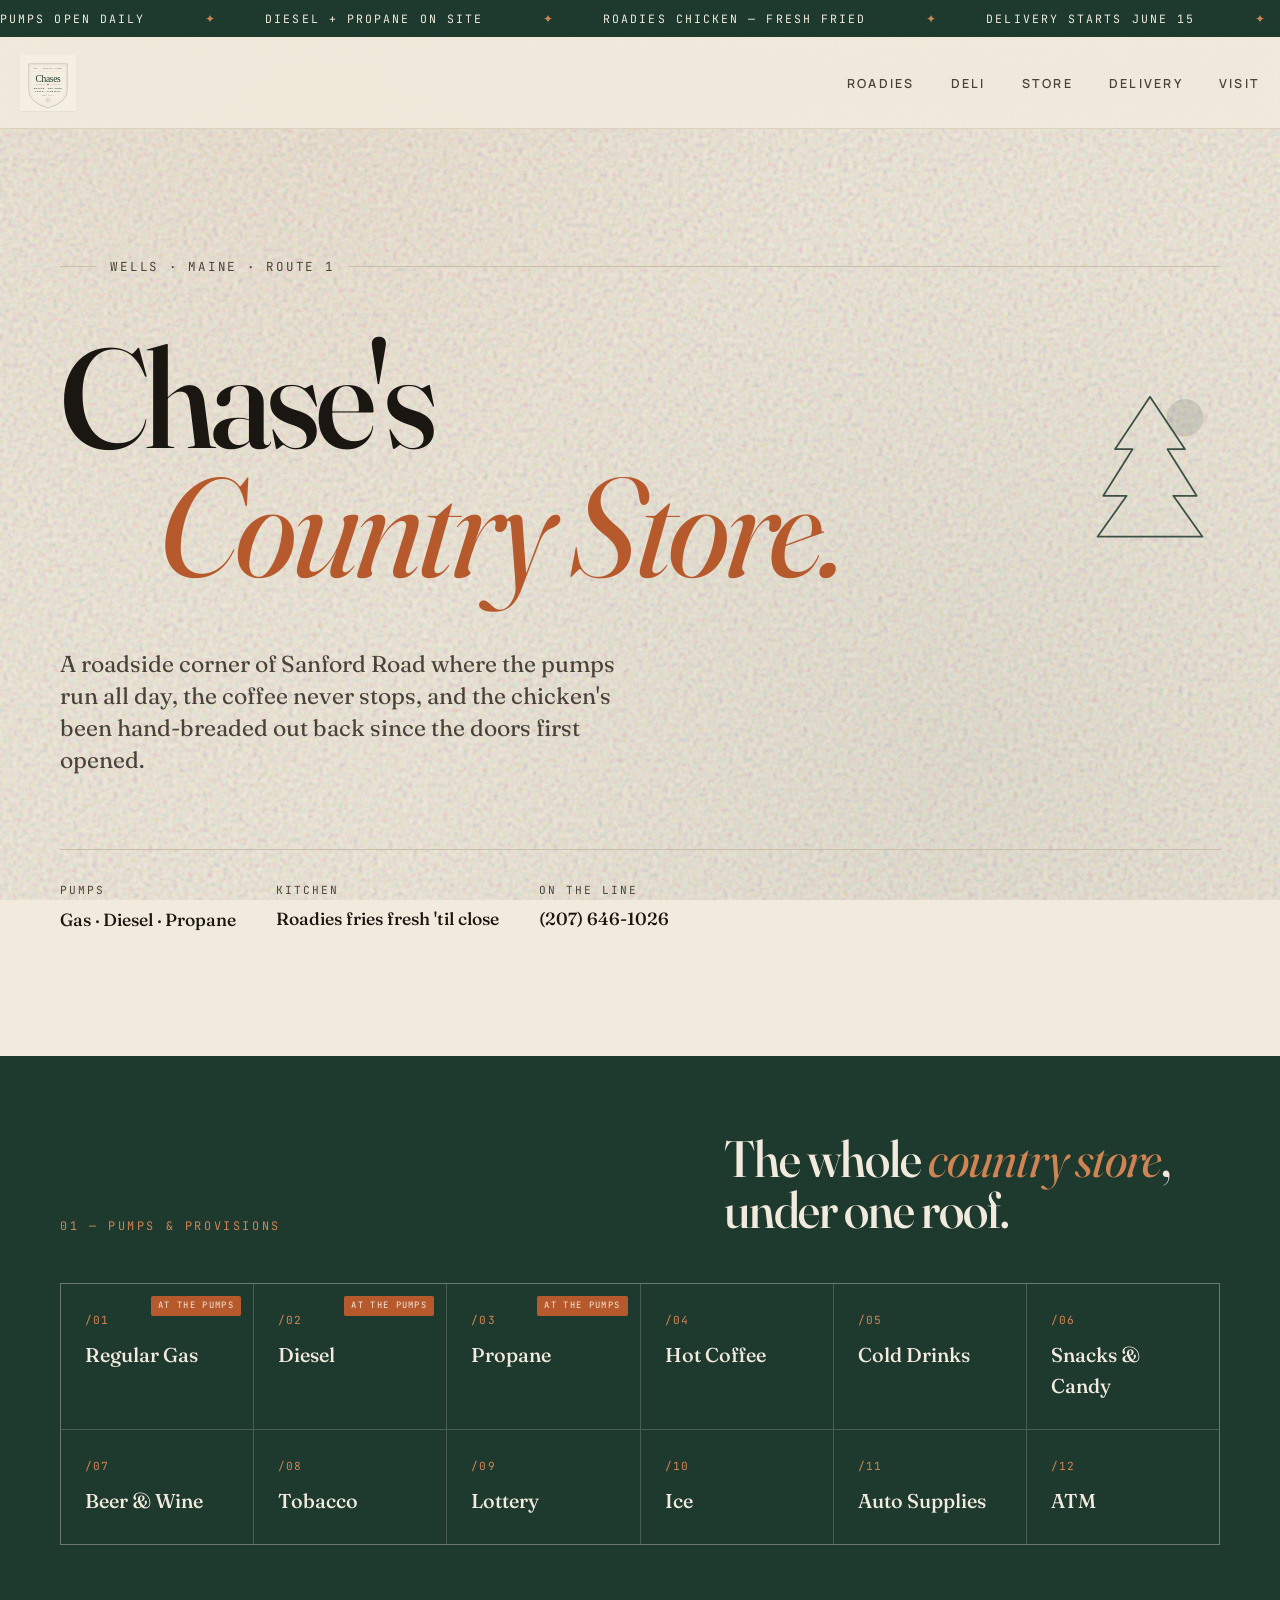
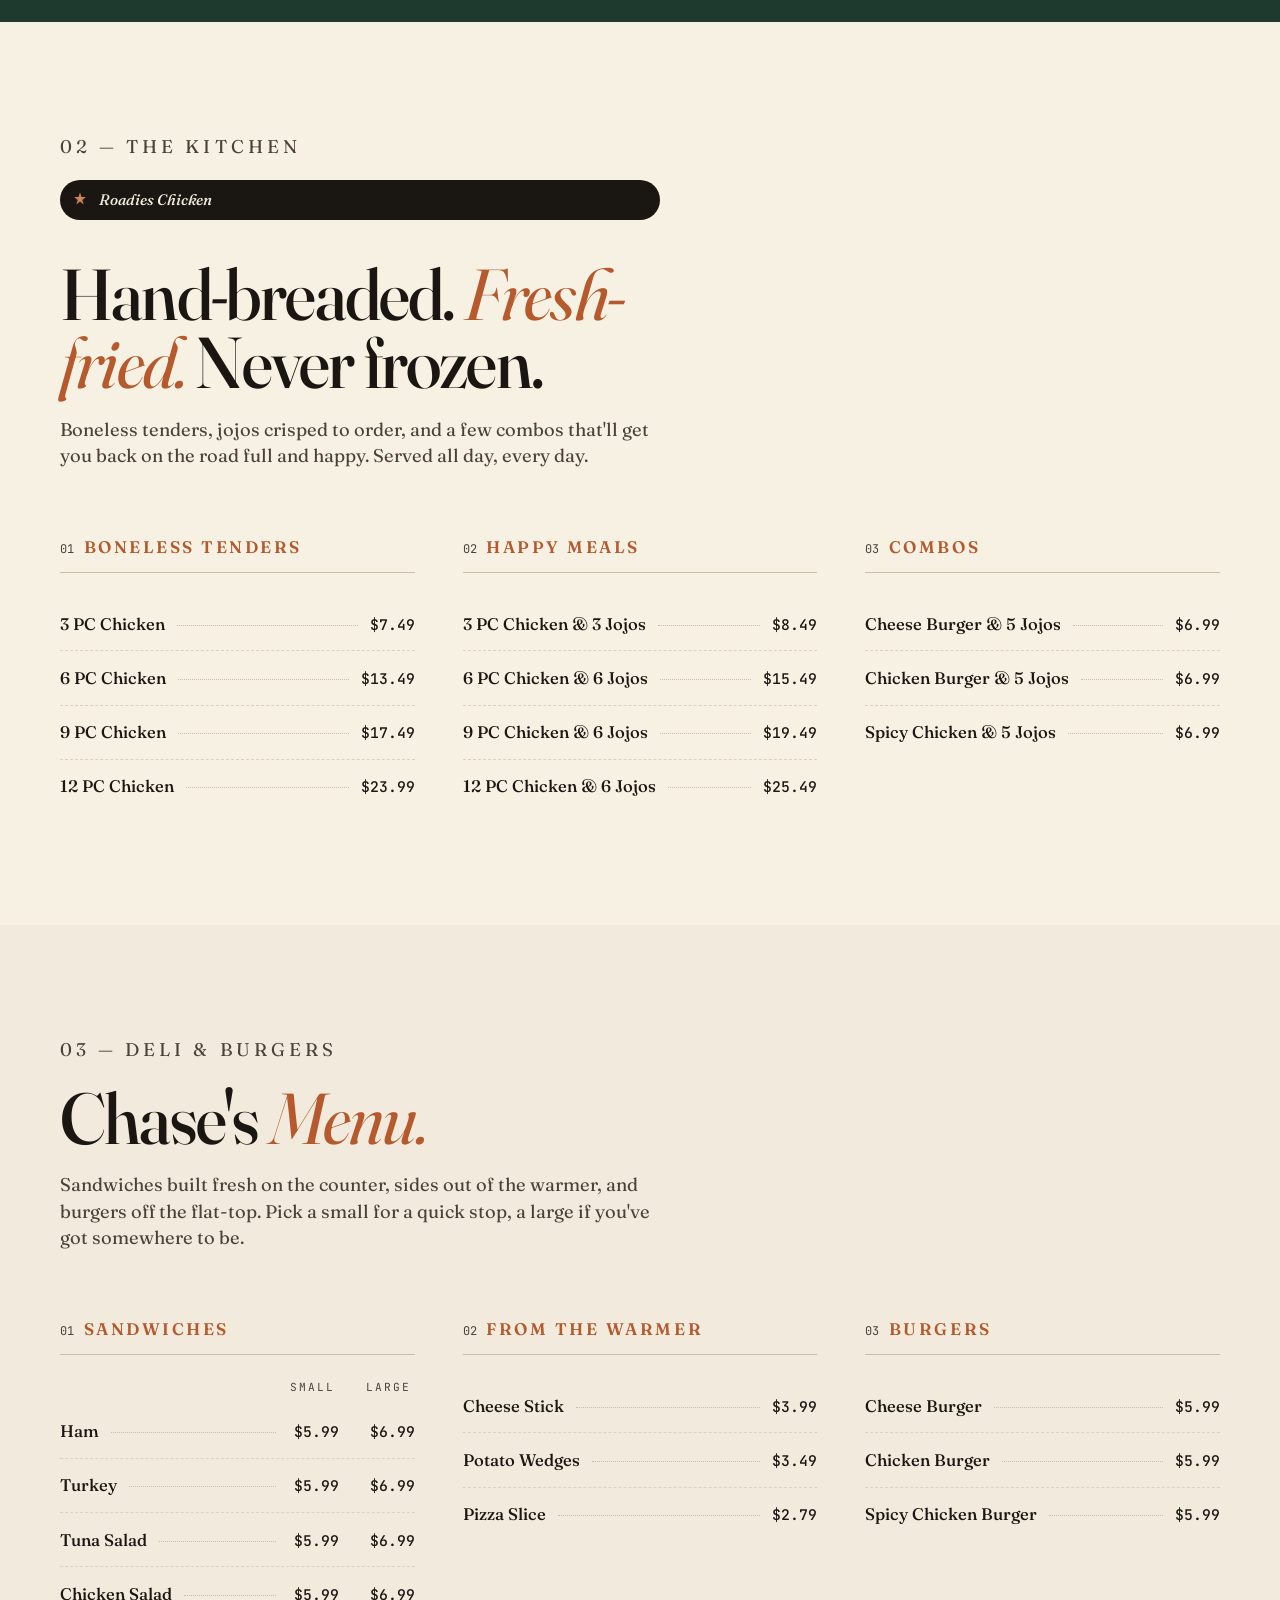
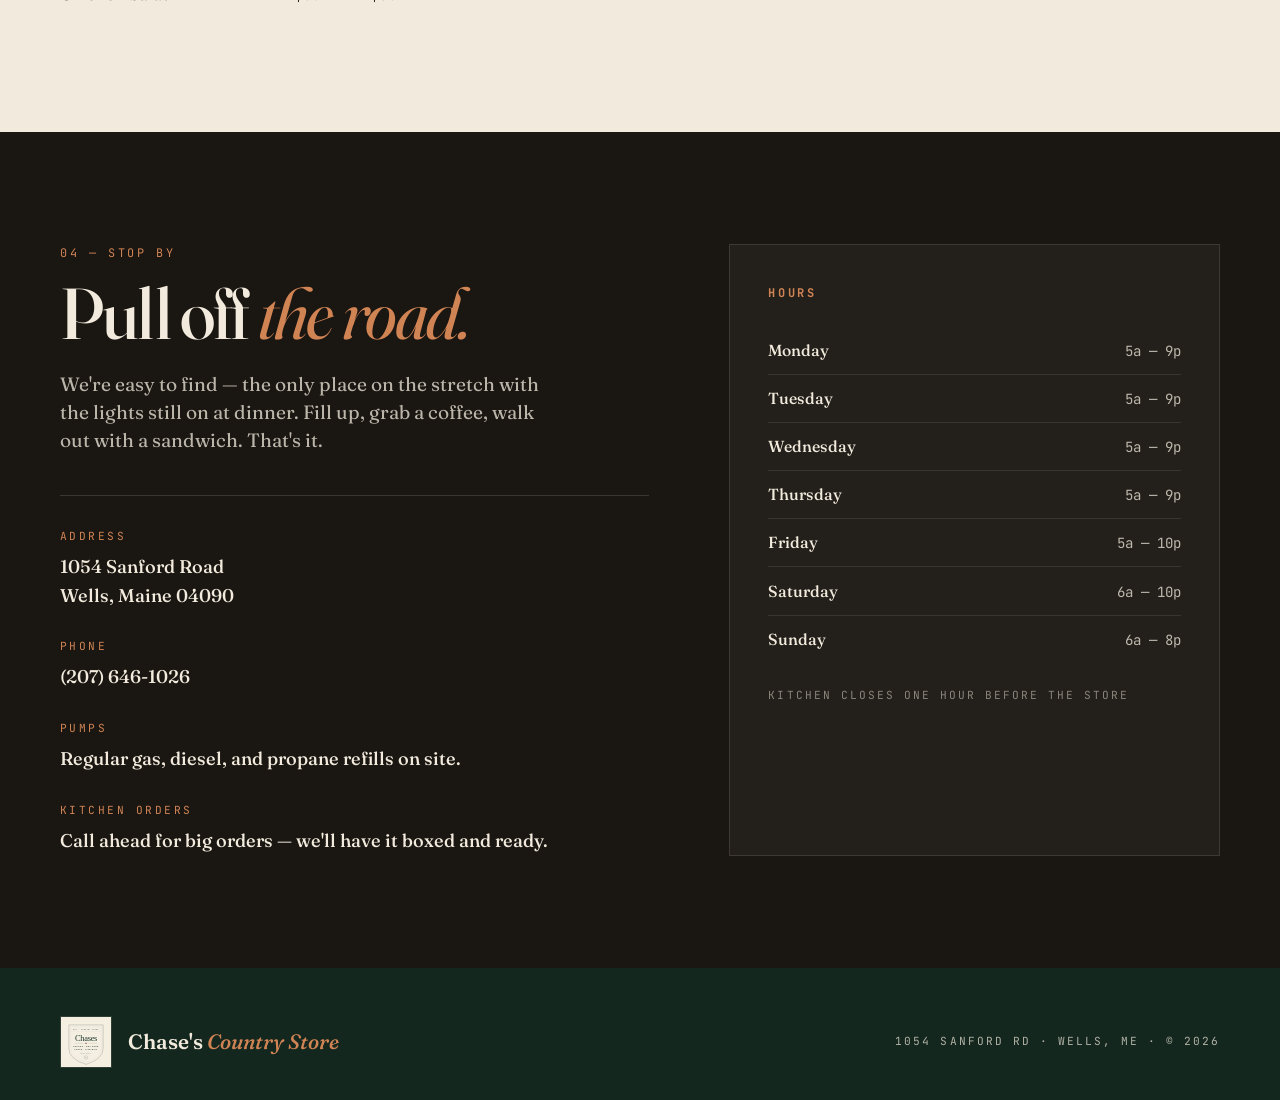
<file: index.html>
<!DOCTYPE html>
<html lang="en">
<head>
<meta charset="UTF-8" />
<meta name="viewport" content="width=device-width, initial-scale=1.0" />
<title>Chase's Country Store — Wells, Maine</title>
<meta name="description" content="A Maine country store and roadside kitchen on Route 1. Gas, diesel, propane, groceries, and Roadies Chicken — hand-breaded and fresh-fried daily." />

<link rel="icon" href="logo.svg" type="image/svg+xml">
<link rel="preconnect" href="https://fonts.googleapis.com">
<link rel="preconnect" href="https://fonts.gstatic.com" crossorigin>
<link href="https://fonts.googleapis.com/css2?family=Fraunces:ital,opsz,wght@0,9..144,400;0,9..144,500;0,9..144,600;0,9..144,700;1,9..144,400;1,9..144,500&family=Manrope:wght@400;500;600;700&family=JetBrains+Mono:wght@400;500&display=swap" rel="stylesheet">
<link rel="stylesheet" href="styles.css">
</head>
<body>

<div class="marquee" aria-hidden="true">
  <div class="marquee-track">
    <span>Pumps open daily</span>
    <span>Diesel + Propane on site</span>
    <span>Roadies Chicken — fresh fried</span>
    <span>Delivery starts June 15</span>
    <span>Wells, Maine · Route 1</span>
    <span>Pumps open daily</span>
    <span>Diesel + Propane on site</span>
    <span>Roadies Chicken — fresh fried</span>
    <span>Delivery starts June 15</span>
    <span>Wells, Maine · Route 1</span>
  </div>
</div>

<header class="nav">
  <div class="wrap nav-inner">
    <a href="index.html" class="logo" aria-label="Chase's Country Store — home">
      <img src="logo.svg" alt="Chase's Country Store" class="logo-mark" />
    </a>
    <ul class="nav-links">
      <li><a href="#roadies">Roadies</a></li>
      <li><a href="#deli">Deli</a></li>
      <li><a href="#essentials">Store</a></li>
      <li><a href="delivery.html">Delivery</a></li>
      <li><a href="#visit">Visit</a></li>
    </ul>
  </div>
</header>

<section class="hero" id="top">
  <div class="wrap">
    <svg class="hero-ornament" viewBox="0 0 120 140" fill="none" xmlns="http://www.w3.org/2000/svg" aria-hidden="true">
      <circle cx="90" cy="28" r="16" fill="currentColor" opacity="0.15"/>
      <path d="M60 10 L30 55 L45 55 L20 95 L40 95 L15 130 L105 130 L80 95 L100 95 L75 55 L90 55 Z"
            stroke="currentColor" stroke-width="1.5" fill="none" stroke-linejoin="round"/>
    </svg>

    <div class="hero-grid">
      <p class="hero-kicker">Wells · Maine · Route 1</p>
      <h1>
        Chase's
        <span class="line2">Country Store.</span>
      </h1>
      <p class="hero-tagline">
        A roadside corner of Sanford Road where the pumps run all day, the coffee never stops, and the chicken's been hand-breaded out back since the doors first opened.
      </p>
      <dl class="hero-meta">
        <div>
          <dt>Pumps</dt>
          <dd>Gas · Diesel · Propane</dd>
        </div>
        <div>
          <dt>Kitchen</dt>
          <dd>Roadies fries fresh 'til close</dd>
        </div>
        <div>
          <dt>On the line</dt>
          <dd><a href="tel:+12076461026">(207) 646-1026</a></dd>
        </div>
      </dl>
    </div>
  </div>
</section>

<a href="delivery.html" class="delivery-banner" aria-label="Delivery launching June 15 — see details">
  <div class="wrap delivery-banner-inner">
    <div class="delivery-banner-text">
      <span class="pill">New · June 15</span>
      <span class="msg">We come to you. Local delivery, after 2pm daily.</span>
    </div>
    <span class="arrow">See the details &nbsp;→</span>
  </div>
</a>

<section class="essentials" id="essentials">
  <div class="wrap">
    <div class="essentials-header">
      <p class="section-label">01 — Pumps & Provisions</p>
      <h2>The whole <em>country store</em>, under one roof.</h2>
    </div>
    <div class="essentials-grid">
      <div class="essential flag">
        <span class="essential-num">/01</span>
        <span class="essential-name">Regular Gas</span>
      </div>
      <div class="essential flag">
        <span class="essential-num">/02</span>
        <span class="essential-name">Diesel</span>
      </div>
      <div class="essential flag">
        <span class="essential-num">/03</span>
        <span class="essential-name">Propane</span>
      </div>
      <div class="essential">
        <span class="essential-num">/04</span>
        <span class="essential-name">Hot Coffee</span>
      </div>
      <div class="essential">
        <span class="essential-num">/05</span>
        <span class="essential-name">Cold Drinks</span>
      </div>
      <div class="essential">
        <span class="essential-num">/06</span>
        <span class="essential-name">Snacks & Candy</span>
      </div>
      <div class="essential">
        <span class="essential-num">/07</span>
        <span class="essential-name">Beer & Wine</span>
      </div>
      <div class="essential">
        <span class="essential-num">/08</span>
        <span class="essential-name">Tobacco</span>
      </div>
      <div class="essential">
        <span class="essential-num">/09</span>
        <span class="essential-name">Lottery</span>
      </div>
      <div class="essential">
        <span class="essential-num">/10</span>
        <span class="essential-name">Ice</span>
      </div>
      <div class="essential">
        <span class="essential-num">/11</span>
        <span class="essential-name">Auto Supplies</span>
      </div>
      <div class="essential">
        <span class="essential-num">/12</span>
        <span class="essential-name">ATM</span>
      </div>
    </div>
  </div>
</section>

<section class="menu-section roadies" id="roadies">
  <div class="wrap">
    <div class="section-head">
      <p class="section-label">02 — The Kitchen</p>
      <span class="roadies-mark">
        <svg viewBox="0 0 24 24" fill="currentColor" aria-hidden="true"><path d="M12 2 L14 8 L20 8 L15 12 L17 18 L12 14 L7 18 L9 12 L4 8 L10 8 Z"/></svg>
        Roadies Chicken
      </span>
      <h2>Hand-breaded. <em>Fresh-fried.</em> Never frozen.</h2>
      <p>Boneless tenders, jojos crisped to order, and a few combos that'll get you back on the road full and happy. Served all day, every day.</p>
    </div>

    <div class="menu-groups">
      <div class="menu-group">
        <h3 data-num="01">Boneless Tenders</h3>
        <ul class="menu-list">
          <li class="menu-item"><span class="name">3 PC Chicken</span><span class="leader"></span><span class="price">$7.49</span></li>
          <li class="menu-item"><span class="name">6 PC Chicken</span><span class="leader"></span><span class="price">$13.49</span></li>
          <li class="menu-item"><span class="name">9 PC Chicken</span><span class="leader"></span><span class="price">$17.49</span></li>
          <li class="menu-item"><span class="name">12 PC Chicken</span><span class="leader"></span><span class="price">$23.99</span></li>
        </ul>
      </div>

      <div class="menu-group">
        <h3 data-num="02">Happy Meals</h3>
        <ul class="menu-list">
          <li class="menu-item"><span class="name">3 PC Chicken &amp; 3 Jojos</span><span class="leader"></span><span class="price">$8.49</span></li>
          <li class="menu-item"><span class="name">6 PC Chicken &amp; 6 Jojos</span><span class="leader"></span><span class="price">$15.49</span></li>
          <li class="menu-item"><span class="name">9 PC Chicken &amp; 6 Jojos</span><span class="leader"></span><span class="price">$19.49</span></li>
          <li class="menu-item"><span class="name">12 PC Chicken &amp; 6 Jojos</span><span class="leader"></span><span class="price">$25.49</span></li>
        </ul>
      </div>

      <div class="menu-group">
        <h3 data-num="03">Combos</h3>
        <ul class="menu-list">
          <li class="menu-item"><span class="name">Cheese Burger &amp; 5 Jojos</span><span class="leader"></span><span class="price">$6.99</span></li>
          <li class="menu-item"><span class="name">Chicken Burger &amp; 5 Jojos</span><span class="leader"></span><span class="price">$6.99</span></li>
          <li class="menu-item"><span class="name">Spicy Chicken &amp; 5 Jojos</span><span class="leader"></span><span class="price">$6.99</span></li>
        </ul>
      </div>
    </div>
  </div>
</section>

<section class="menu-section" id="deli">
  <div class="wrap">
    <div class="section-head">
      <p class="section-label">03 — Deli & Burgers</p>
      <h2>Chase's <em>Menu.</em></h2>
      <p>Sandwiches built fresh on the counter, sides out of the warmer, and burgers off the flat-top. Pick a small for a quick stop, a large if you've got somewhere to be.</p>
    </div>

    <div class="menu-groups">
      <div class="menu-group">
        <h3 data-num="01">Sandwiches</h3>
        <div class="size-header" aria-hidden="true">
          <span>Small</span>
          <span>Large</span>
        </div>
        <ul class="menu-list">
          <li class="menu-item"><span class="name">Ham</span><span class="leader"></span><span class="price-pair"><span>$5.99</span><span>$6.99</span></span></li>
          <li class="menu-item"><span class="name">Turkey</span><span class="leader"></span><span class="price-pair"><span>$5.99</span><span>$6.99</span></span></li>
          <li class="menu-item"><span class="name">Tuna Salad</span><span class="leader"></span><span class="price-pair"><span>$5.99</span><span>$6.99</span></span></li>
          <li class="menu-item"><span class="name">Chicken Salad</span><span class="leader"></span><span class="price-pair"><span>$5.99</span><span>$6.99</span></span></li>
        </ul>
      </div>

      <div class="menu-group">
        <h3 data-num="02">From the Warmer</h3>
        <ul class="menu-list">
          <li class="menu-item"><span class="name">Cheese Stick</span><span class="leader"></span><span class="price">$3.99</span></li>
          <li class="menu-item"><span class="name">Potato Wedges</span><span class="leader"></span><span class="price">$3.49</span></li>
          <li class="menu-item"><span class="name">Pizza Slice</span><span class="leader"></span><span class="price">$2.79</span></li>
        </ul>
      </div>

      <div class="menu-group">
        <h3 data-num="03">Burgers</h3>
        <ul class="menu-list">
          <li class="menu-item"><span class="name">Cheese Burger</span><span class="leader"></span><span class="price">$5.99</span></li>
          <li class="menu-item"><span class="name">Chicken Burger</span><span class="leader"></span><span class="price">$5.99</span></li>
          <li class="menu-item"><span class="name">Spicy Chicken Burger</span><span class="leader"></span><span class="price">$5.99</span></li>
        </ul>
      </div>
    </div>
  </div>
</section>

<section class="visit" id="visit">
  <div class="wrap">
    <div class="visit-grid">
      <div>
        <p class="section-label" style="color: var(--rust-soft);">04 — Stop By</p>
        <h2 style="margin-top:1rem;">Pull off <em>the road.</em></h2>
        <p class="visit-lede">
          We're easy to find — the only place on the stretch with the lights still on at dinner. Fill up, grab a coffee, walk out with a sandwich. That's it.
        </p>

        <dl class="visit-info">
          <div class="info-block">
            <dt>Address</dt>
            <dd><a href="https://www.google.com/maps/search/?api=1&query=Chase%27s+Country+Store+1054+Sanford+Rd+Wells+ME" target="_blank" rel="noopener">1054 Sanford Road<br/>Wells, Maine 04090</a></dd>
          </div>
          <div class="info-block">
            <dt>Phone</dt>
            <dd><a href="tel:+12076461026">(207) 646-1026</a></dd>
          </div>
          <div class="info-block">
            <dt>Pumps</dt>
            <dd>Regular gas, diesel, and propane refills on site.</dd>
          </div>
          <div class="info-block">
            <dt>Kitchen Orders</dt>
            <dd>Call ahead for big orders — we'll have it boxed and ready.</dd>
          </div>
        </dl>
      </div>

      <div class="hours-card">
        <h3>Hours</h3>
        <ul class="hours-list">
          <li><span class="day">Monday</span><span class="time">5a — 9p</span></li>
          <li><span class="day">Tuesday</span><span class="time">5a — 9p</span></li>
          <li><span class="day">Wednesday</span><span class="time">5a — 9p</span></li>
          <li><span class="day">Thursday</span><span class="time">5a — 9p</span></li>
          <li><span class="day">Friday</span><span class="time">5a — 10p</span></li>
          <li><span class="day">Saturday</span><span class="time">6a — 10p</span></li>
          <li><span class="day">Sunday</span><span class="time">6a — 8p</span></li>
        </ul>
        <p style="margin-top:1.5rem; font-family: var(--mono); font-size:0.7rem; letter-spacing:0.18em; text-transform:uppercase; color:rgba(242,235,221,0.5);">
          Kitchen closes one hour before the store
        </p>
      </div>
    </div>
  </div>
</section>

<footer>
  <div class="wrap foot-inner">
    <div class="foot-mark">
      <img src="logo.svg" alt="" class="foot-logo" aria-hidden="true" />
      <span>Chase's <em>Country Store</em></span>
    </div>
    <div class="foot-fine">1054 Sanford Rd · Wells, ME · © <span id="year"></span></div>
  </div>
</footer>

<script>
  document.getElementById('year').textContent = new Date().getFullYear();
</script>

</body>
</html>
</file>
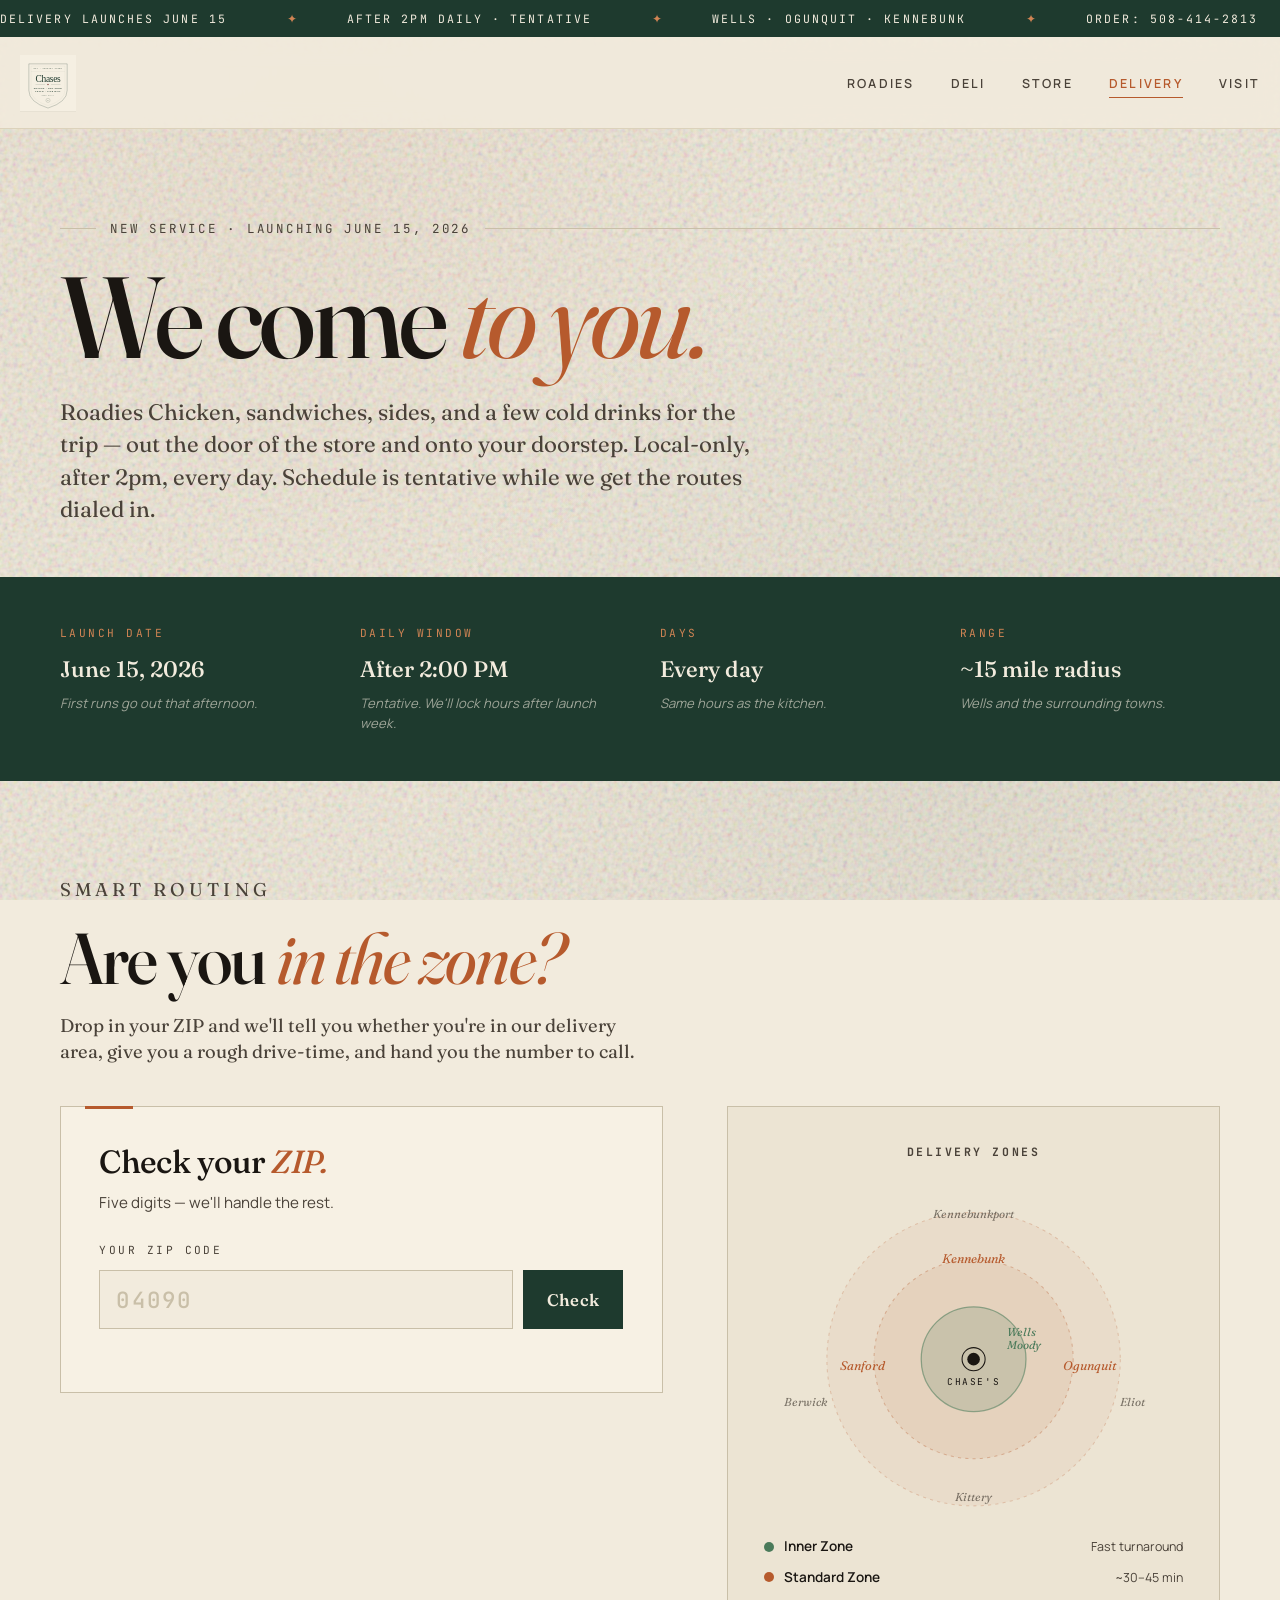
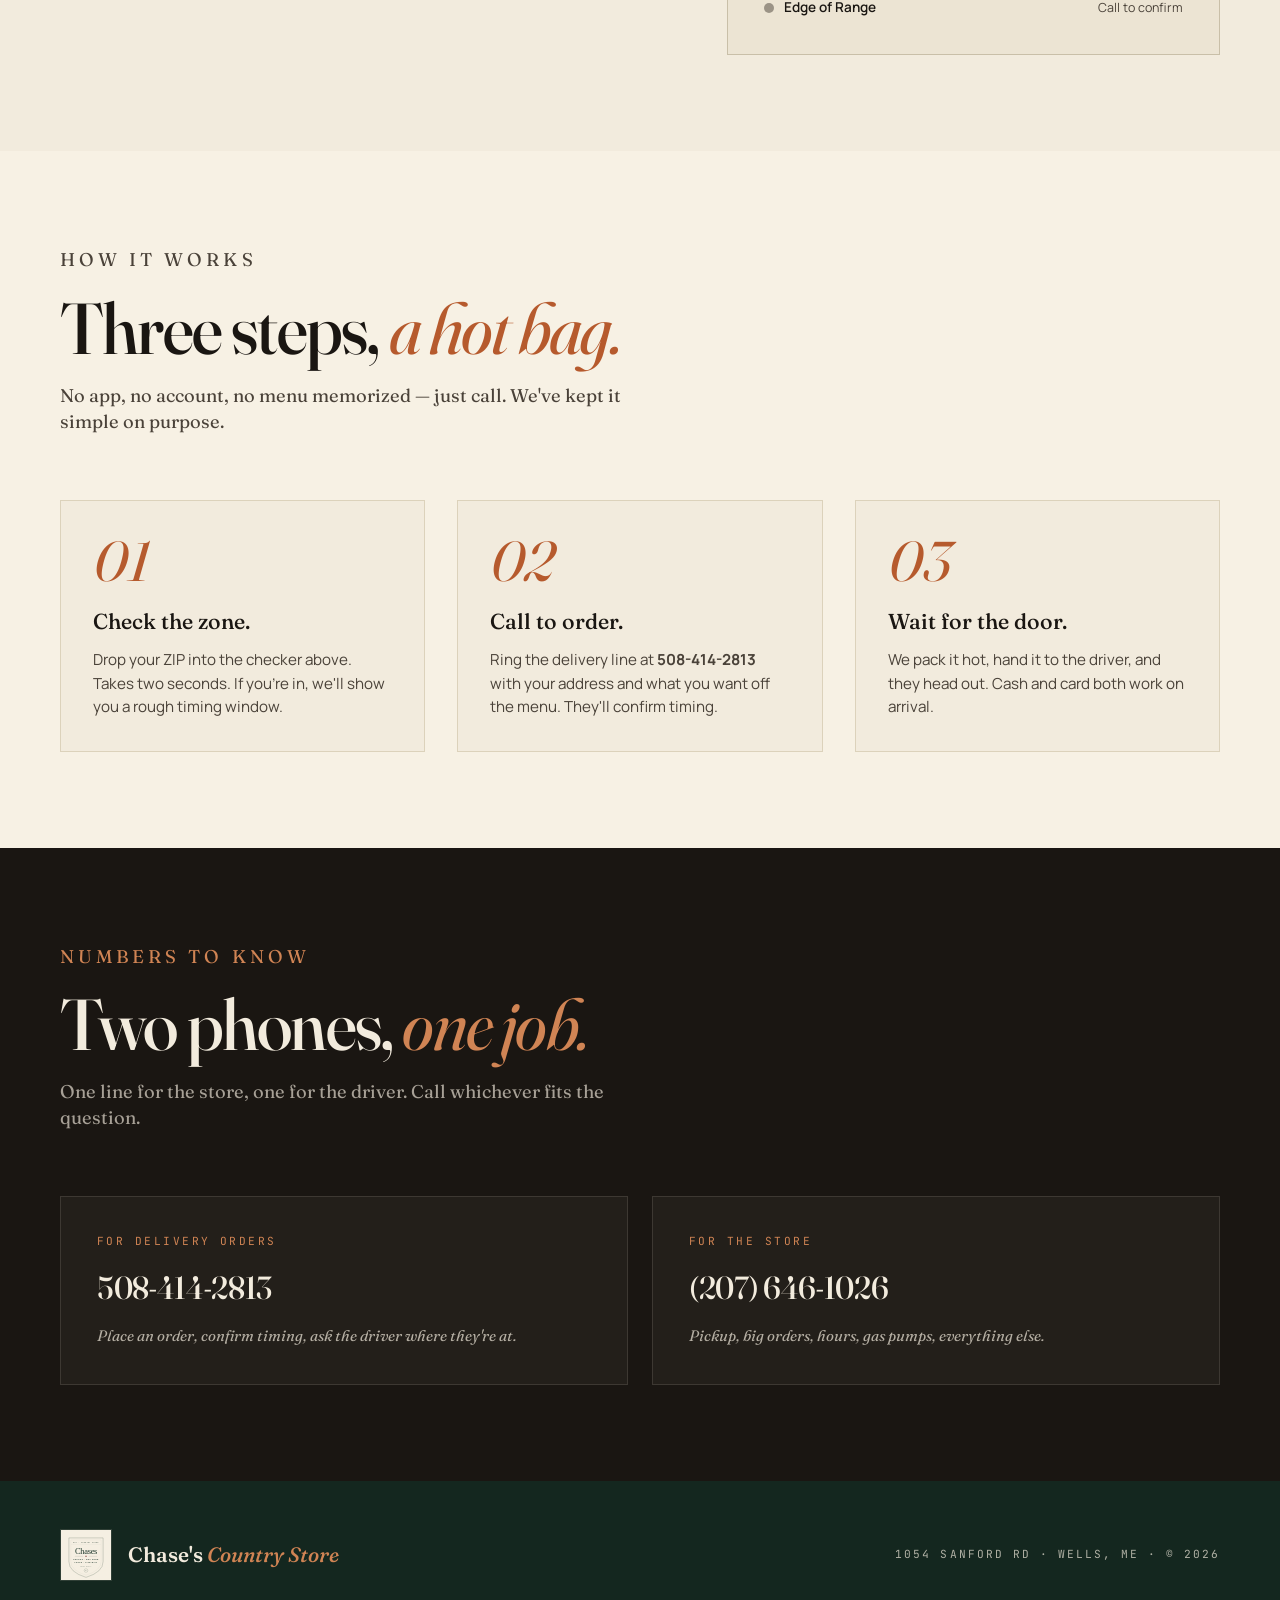
<file: delivery.html>
<!DOCTYPE html>
<html lang="en">
<head>
<meta charset="UTF-8" />
<meta name="viewport" content="width=device-width, initial-scale=1.0" />
<title>Delivery — Chase's Country Store</title>
<meta name="description" content="Local delivery from Chase's Country Store, starting June 15. Roadies Chicken, sandwiches, sides, and burgers — to your door, after 2pm daily." />

<link rel="icon" href="logo.svg" type="image/svg+xml">
<link rel="preconnect" href="https://fonts.googleapis.com">
<link rel="preconnect" href="https://fonts.gstatic.com" crossorigin>
<link href="https://fonts.googleapis.com/css2?family=Fraunces:ital,opsz,wght@0,9..144,400;0,9..144,500;0,9..144,600;0,9..144,700;1,9..144,400;1,9..144,500&family=Manrope:wght@400;500;600;700&family=JetBrains+Mono:wght@400;500&display=swap" rel="stylesheet">
<link rel="stylesheet" href="styles.css">
</head>
<body>

<div class="marquee" aria-hidden="true">
  <div class="marquee-track">
    <span>Delivery launches June 15</span>
    <span>After 2pm daily · Tentative</span>
    <span>Wells · Ogunquit · Kennebunk</span>
    <span>Order: 508-414-2813</span>
    <span>Roadies Chicken — to your door</span>
    <span>Delivery launches June 15</span>
    <span>After 2pm daily · Tentative</span>
    <span>Wells · Ogunquit · Kennebunk</span>
    <span>Order: 508-414-2813</span>
    <span>Roadies Chicken — to your door</span>
  </div>
</div>

<header class="nav">
  <div class="wrap nav-inner">
    <a href="index.html" class="logo" aria-label="Chase's Country Store — home">
      <img src="logo.svg" alt="Chase's Country Store" class="logo-mark" />
    </a>
    <ul class="nav-links">
      <li><a href="index.html#roadies">Roadies</a></li>
      <li><a href="index.html#deli">Deli</a></li>
      <li><a href="index.html#essentials">Store</a></li>
      <li><a href="delivery.html" class="active">Delivery</a></li>
      <li><a href="index.html#visit">Visit</a></li>
    </ul>
  </div>
</header>

<!-- HERO -->
<section class="delivery-hero">
  <div class="wrap">
    <p class="hero-kicker">New service · Launching June 15, 2026</p>
    <h1>We come <em>to you.</em></h1>
    <p class="lede">
      Roadies Chicken, sandwiches, sides, and a few cold drinks for the trip — out the door of the store and onto your doorstep. Local-only, after 2pm, every day. Schedule is tentative while we get the routes dialed in.
    </p>
  </div>
</section>

<!-- SCHEDULE STRIP -->
<section class="schedule-strip">
  <div class="wrap">
    <dl class="schedule-grid">
      <div class="schedule-item">
        <dt>Launch Date</dt>
        <dd>June 15, 2026</dd>
        <p class="note">First runs go out that afternoon.</p>
      </div>
      <div class="schedule-item">
        <dt>Daily Window</dt>
        <dd>After 2:00 PM</dd>
        <p class="note">Tentative. We'll lock hours after launch week.</p>
      </div>
      <div class="schedule-item">
        <dt>Days</dt>
        <dd>Every day</dd>
        <p class="note">Same hours as the kitchen.</p>
      </div>
      <div class="schedule-item">
        <dt>Range</dt>
        <dd>~15 mile radius</dd>
        <p class="note">Wells and the surrounding towns.</p>
      </div>
    </dl>
  </div>
</section>

<!-- SMART ROUTER -->
<section class="router-section">
  <div class="wrap">
    <div class="section-head" style="margin-bottom: 2.5rem;">
      <p class="section-label">Smart Routing</p>
      <h2 style="font-family: var(--display); font-weight: 500; font-size: clamp(2.5rem, 6vw, 4.5rem); line-height: 0.95; letter-spacing: -0.025em; font-variation-settings: 'opsz' 144;">Are you <em style="font-style: italic; font-weight: 400; color: var(--rust);">in the zone?</em></h2>
      <p>Drop in your ZIP and we'll tell you whether you're in our delivery area, give you a rough drive-time, and hand you the number to call.</p>
    </div>

    <div class="router-grid">
      <!-- The router -->
      <div class="router-card">
        <h3>Check your <em>ZIP.</em></h3>
        <p class="sub">Five digits — we'll handle the rest.</p>

        <div class="router-form">
          <label for="zip">Your ZIP code</label>
          <div class="input-row">
            <input type="text" id="zip" maxlength="5" placeholder="04090" inputmode="numeric" pattern="[0-9]*" autocomplete="postal-code" />
            <button class="btn-check" id="checkBtn" type="button">Check</button>
          </div>
          <p class="result-error" id="errorMsg" style="display:none;">Enter a 5-digit ZIP code</p>
        </div>

        <div class="router-result" id="result" aria-live="polite">
          <!-- populated by JS -->
        </div>
      </div>

      <!-- Zone map / legend -->
      <div class="zone-map-card">
        <h4>Delivery Zones</h4>
        <svg class="zone-map" viewBox="0 0 400 320" xmlns="http://www.w3.org/2000/svg" aria-hidden="true">
          <!-- outer boundary -->
          <circle cx="200" cy="170" r="140" fill="rgba(182,90,45,0.05)" stroke="rgba(182,90,45,0.25)" stroke-width="1" stroke-dasharray="3 4"/>
          <!-- middle ring -->
          <circle cx="200" cy="170" r="95" fill="rgba(182,90,45,0.08)" stroke="rgba(182,90,45,0.35)" stroke-width="1" stroke-dasharray="3 4"/>
          <!-- inner zone -->
          <circle cx="200" cy="170" r="50" fill="rgba(74,122,90,0.18)" stroke="rgba(74,122,90,0.55)" stroke-width="1.2"/>

          <!-- store pin -->
          <circle cx="200" cy="170" r="6" fill="#1A1612"/>
          <circle cx="200" cy="170" r="11" fill="none" stroke="#1A1612" stroke-width="1"/>

          <!-- labels -->
          <text x="200" y="195" text-anchor="middle" font-family="JetBrains Mono, monospace" font-size="9" fill="#1A1612" letter-spacing="1.5">CHASE'S</text>

          <!-- inner zone label -->
          <text x="232" y="148" font-family="Fraunces, serif" font-style="italic" font-size="11" fill="#4A7A5A">Wells</text>
          <text x="232" y="160" font-family="Fraunces, serif" font-style="italic" font-size="11" fill="#4A7A5A">Moody</text>

          <!-- middle zone -->
          <text x="200" y="78" text-anchor="middle" font-family="Fraunces, serif" font-style="italic" font-size="12" fill="#B65A2D">Kennebunk</text>
          <text x="115" y="180" text-anchor="end" font-family="Fraunces, serif" font-style="italic" font-size="12" fill="#B65A2D">Sanford</text>
          <text x="285" y="180" font-family="Fraunces, serif" font-style="italic" font-size="12" fill="#B65A2D">Ogunquit</text>

          <!-- outer zone -->
          <text x="200" y="35" text-anchor="middle" font-family="Fraunces, serif" font-style="italic" font-size="11" fill="#4A4239" opacity="0.7">Kennebunkport</text>
          <text x="60" y="215" text-anchor="end" font-family="Fraunces, serif" font-style="italic" font-size="11" fill="#4A4239" opacity="0.7">Berwick</text>
          <text x="340" y="215" font-family="Fraunces, serif" font-style="italic" font-size="11" fill="#4A4239" opacity="0.7">Eliot</text>
          <text x="200" y="305" text-anchor="middle" font-family="Fraunces, serif" font-style="italic" font-size="11" fill="#4A4239" opacity="0.7">Kittery</text>
        </svg>

        <div class="zone-legend">
          <div class="zone-legend-row">
            <span class="dot" style="background: #4A7A5A;"></span>
            <span class="name">Inner Zone</span>
            <span class="desc">Fast turnaround</span>
          </div>
          <div class="zone-legend-row">
            <span class="dot" style="background: #B65A2D;"></span>
            <span class="name">Standard Zone</span>
            <span class="desc">~30–45 min</span>
          </div>
          <div class="zone-legend-row">
            <span class="dot" style="background: rgba(74,66,57,0.5);"></span>
            <span class="name">Edge of Range</span>
            <span class="desc">Call to confirm</span>
          </div>
        </div>
      </div>
    </div>
  </div>
</section>

<!-- HOW TO ORDER -->
<section class="steps-section">
  <div class="wrap">
    <div class="section-head">
      <p class="section-label">How it works</p>
      <h2 style="font-family: var(--display); font-weight: 500; font-size: clamp(2.5rem, 6vw, 4.5rem); line-height: 0.95; letter-spacing: -0.025em; font-variation-settings: 'opsz' 144;">Three steps, <em style="font-style: italic; font-weight: 400; color: var(--rust);">a hot bag.</em></h2>
      <p>No app, no account, no menu memorized — just call. We've kept it simple on purpose.</p>
    </div>

    <div class="steps-grid">
      <div class="step">
        <div class="step-num">01</div>
        <h4>Check the zone.</h4>
        <p>Drop your ZIP into the checker above. Takes two seconds. If you're in, we'll show you a rough timing window.</p>
      </div>
      <div class="step">
        <div class="step-num">02</div>
        <h4>Call to order.</h4>
        <p>Ring the delivery line at <strong>508-414-2813</strong> with your address and what you want off the menu. They'll confirm timing.</p>
      </div>
      <div class="step">
        <div class="step-num">03</div>
        <h4>Wait for the door.</h4>
        <p>We pack it hot, hand it to the driver, and they head out. Cash and card both work on arrival.</p>
      </div>
    </div>
  </div>
</section>

<!-- CONTACT -->
<section class="contact-section">
  <div class="wrap">
    <div class="section-head" style="max-width: 60ch;">
      <p class="section-label" style="color: var(--rust-soft);">Numbers to know</p>
      <h2 style="font-family: var(--display); font-weight: 500; color: var(--cream); font-size: clamp(2.5rem, 6vw, 4.5rem); line-height: 0.95; letter-spacing: -0.025em; font-variation-settings: 'opsz' 144;">Two phones, <em style="font-style: italic; font-weight: 400; color: var(--rust-soft);">one job.</em></h2>
      <p style="color: rgba(242, 235, 221, 0.65); font-family: var(--display); font-size: 1.15rem; max-width: 50ch; line-height: 1.45;">
        One line for the store, one for the driver. Call whichever fits the question.
      </p>
    </div>

    <div class="contact-grid">
      <div class="phone-card">
        <span class="role">For Delivery Orders</span>
        <a class="number" href="tel:+15084142813">508-414-2813</a>
        <span class="desc">Place an order, confirm timing, ask the driver where they're at.</span>
      </div>
      <div class="phone-card">
        <span class="role">For the Store</span>
        <a class="number" href="tel:+12076461026">(207) 646-1026</a>
        <span class="desc">Pickup, big orders, hours, gas pumps, everything else.</span>
      </div>
    </div>
  </div>
</section>

<footer>
  <div class="wrap foot-inner">
    <div class="foot-mark">
      <img src="logo.svg" alt="" class="foot-logo" aria-hidden="true" />
      <span>Chase's <em>Country Store</em></span>
    </div>
    <div class="foot-fine">1054 Sanford Rd · Wells, ME · © <span id="year"></span></div>
  </div>
</footer>

<script>
  document.getElementById('year').textContent = new Date().getFullYear();

  /* ============================================================
     SMART ROUTING — ZIP-based zone checker
     Distances measured from Chase's at 1054 Sanford Rd, Wells ME
     ============================================================ */
  const zones = {
    // Inner zone: immediate Wells / Moody — fast turnaround
    '04090': { tier: 'in',   town: 'Wells',          eta: '20–30 min', label: "You're in the zone." },
    '04054': { tier: 'in',   town: 'Moody',          eta: '20–30 min', label: "You're in the zone." },

    // Standard zone: nearby towns
    '03907': { tier: 'in',   town: 'Ogunquit',       eta: '30–40 min', label: "You're in the zone." },
    '04043': { tier: 'in',   town: 'Kennebunk',      eta: '30–45 min', label: "You're in the zone." },
    '04046': { tier: 'in',   town: 'Kennebunkport',  eta: '40–50 min', label: "You're in the zone." },
    '04073': { tier: 'in',   town: 'Sanford',        eta: '35–45 min', label: "You're in the zone." },
    '04083': { tier: 'in',   town: 'Springvale',     eta: '40–50 min', label: "You're in the zone." },

    // Edge of range — call to confirm
    '03908': { tier: 'edge', town: 'South Berwick',  eta: '45–60 min', label: 'Edge of the zone.' },
    '03901': { tier: 'edge', town: 'Berwick',        eta: '45–60 min', label: 'Edge of the zone.' },
    '03903': { tier: 'edge', town: 'Eliot',          eta: '45–60 min', label: 'Edge of the zone.' },
    '03904': { tier: 'edge', town: 'Kittery',        eta: '50–65 min', label: 'Edge of the zone.' },
    '03905': { tier: 'edge', town: 'Kittery Point',  eta: '50–65 min', label: 'Edge of the zone.' },
    '04002': { tier: 'edge', town: 'Alfred',         eta: '50–60 min', label: 'Edge of the zone.' },
    '04047': { tier: 'edge', town: 'Parsonsfield',   eta: '60+ min',   label: 'Edge of the zone.' },
    '04076': { tier: 'edge', town: 'Shapleigh',      eta: '50–65 min', label: 'Edge of the zone.' },
  };

  const DELIVERY_PHONE = '508-414-2813';
  const DELIVERY_TEL   = '+15084142813';

  function checkZip() {
    const input    = document.getElementById('zip');
    const errorEl  = document.getElementById('errorMsg');
    const resultEl = document.getElementById('result');
    const zip      = input.value.trim();

    // validate
    if (!/^\d{5}$/.test(zip)) {
      errorEl.style.display = 'block';
      resultEl.classList.remove('show');
      return;
    }
    errorEl.style.display = 'none';

    const zone = zones[zip];
    let html = '';

    if (zone && zone.tier === 'in') {
      html = `
        <div class="result-status in">
          <span class="badge">✓ In Zone</span>
          <span class="label">${zone.label}</span>
        </div>
        <p class="result-detail">We deliver to <strong>${zone.town}</strong> — that's well inside our route.</p>
        <div class="result-eta">Drive time, give or take: <strong>&nbsp;${zone.eta}</strong></div>
        <a href="tel:${DELIVERY_TEL}" class="result-cta">
          <span class="text">Ready when you are. Call to order:</span>
          <span class="num">${DELIVERY_PHONE}</span>
        </a>
      `;
    } else if (zone && zone.tier === 'edge') {
      html = `
        <div class="result-status edge">
          <span class="badge">~ Edge of Zone</span>
          <span class="label">${zone.label}</span>
        </div>
        <p class="result-detail"><strong>${zone.town}</strong> is on the outer ring — we can sometimes make it work, but call first to confirm.</p>
        <div class="result-eta">Estimated drive: <strong>&nbsp;${zone.eta}</strong></div>
        <a href="tel:${DELIVERY_TEL}" class="result-cta">
          <span class="text">Worth a call to check:</span>
          <span class="num">${DELIVERY_PHONE}</span>
        </a>
      `;
    } else {
      html = `
        <div class="result-status out">
          <span class="badge">✗ Out of Zone</span>
          <span class="label">Not yet, but soon.</span>
        </div>
        <p class="result-detail">ZIP <strong>${zip}</strong> is outside our current delivery range. Pickup at the store is always open — and we're hoping to expand the route once things are running smooth.</p>
        <a href="tel:+12076461026" class="result-cta">
          <span class="text">Questions? Call the store:</span>
          <span class="num">(207) 646-1026</span>
        </a>
      `;
    }

    resultEl.innerHTML = html;
    resultEl.classList.add('show');
  }

  document.getElementById('checkBtn').addEventListener('click', checkZip);
  document.getElementById('zip').addEventListener('keydown', (e) => {
    if (e.key === 'Enter') checkZip();
  });
  // numeric only
  document.getElementById('zip').addEventListener('input', (e) => {
    e.target.value = e.target.value.replace(/\D/g, '').slice(0, 5);
  });
</script>

</body>
</html>
</file>
<file: styles.css>
/* =========================================================
   CHASE'S COUNTRY STORE — shared styles
   ========================================================= */

:root {
  --cream:        #F2EBDD;
  --cream-soft:   #ECE4D3;
  --paper:        #F7F1E4;
  --pine:         #1E3A2E;
  --pine-deep:    #14271F;
  --rust:         #B65A2D;
  --rust-soft:    #D08454;
  --ink:          #1A1612;
  --ink-soft:     #4A4239;
  --rule:         #C9BFA8;
  --rule-soft:    #DCD2BB;
  --green-go:     #4A7A5A;

  --display: 'Fraunces', Georgia, serif;
  --body:    'Manrope', system-ui, -apple-system, sans-serif;
  --mono:    'JetBrains Mono', ui-monospace, monospace;

  --max:     1240px;
  --gutter:  clamp(1.25rem, 4vw, 2.5rem);
}

* { box-sizing: border-box; margin: 0; padding: 0; }
html { scroll-behavior: smooth; }

body {
  font-family: var(--body);
  background: var(--cream);
  color: var(--ink);
  line-height: 1.55;
  font-weight: 400;
  -webkit-font-smoothing: antialiased;
  text-rendering: optimizeLegibility;
  background-image:
    radial-gradient(circle at 25% 15%, rgba(182, 90, 45, 0.04) 0%, transparent 40%),
    radial-gradient(circle at 75% 85%, rgba(30, 58, 46, 0.05) 0%, transparent 45%);
  background-attachment: fixed;
}

body::before {
  content: '';
  position: fixed; inset: 0;
  pointer-events: none;
  z-index: 1;
  opacity: 0.4;
  background-image: url("data:image/svg+xml,%3Csvg viewBox='0 0 200 200' xmlns='http://www.w3.org/2000/svg'%3E%3Cfilter id='n'%3E%3CfeTurbulence type='fractalNoise' baseFrequency='0.9' numOctaves='2' stitchTiles='stitch'/%3E%3CfeColorMatrix values='0 0 0 0 0.1 0 0 0 0 0.08 0 0 0 0 0.05 0 0 0 0 0.06 0'/%3E%3C/filter%3E%3Crect width='100%25' height='100%25' filter='url(%23n)'/%3E%3C/svg%3E");
  mix-blend-mode: multiply;
}

a { color: inherit; text-decoration: none; }
img, svg { display: block; max-width: 100%; }
button { font: inherit; border: none; background: none; cursor: pointer; color: inherit; }

.wrap {
  max-width: var(--max);
  margin: 0 auto;
  padding-left: var(--gutter);
  padding-right: var(--gutter);
  position: relative;
  z-index: 2;
}

/* ---------- TOP MARQUEE ---------- */
.marquee {
  background: var(--pine);
  color: var(--cream);
  font-family: var(--mono);
  font-size: 0.72rem;
  letter-spacing: 0.18em;
  text-transform: uppercase;
  padding: 0.6rem 0;
  overflow: hidden;
  position: relative;
  z-index: 5;
}
.marquee-track {
  display: flex;
  gap: 3rem;
  white-space: nowrap;
  animation: scroll 40s linear infinite;
  width: max-content;
}
.marquee-track span { display: inline-flex; align-items: center; gap: 0.75rem; }
.marquee-track span::after {
  content: '✦';
  color: var(--rust-soft);
  margin-left: 3rem;
}
@keyframes scroll {
  from { transform: translateX(0); }
  to   { transform: translateX(-50%); }
}

/* ---------- NAV ---------- */
.nav {
  position: sticky;
  top: 0;
  z-index: 50;
  background: rgba(242, 235, 221, 0.85);
  backdrop-filter: blur(12px);
  -webkit-backdrop-filter: blur(12px);
  border-bottom: 1px solid var(--rule-soft);
}
.nav-inner {
  display: flex;
  justify-content: space-between;
  align-items: center;
  padding: 1.1rem 0;
}
.logo {
  display: inline-flex;
  align-items: center;
  line-height: 0;
  transition: transform 0.3s cubic-bezier(0.2, 0.7, 0.2, 1);
}
.logo:hover { transform: translateY(-1px); }
.logo-mark {
  height: 56px;
  width: auto;
  display: block;
  /* lift the shield slightly off the navbar so the cream square reads as a patch */
  filter: drop-shadow(0 1px 0 rgba(26,22,18,0.04));
}
@media (max-width: 720px) {
  .logo-mark { height: 46px; }
}
.nav-links {
  display: flex;
  gap: 2.25rem;
  list-style: none;
}
.nav-links a {
  font-size: 0.78rem;
  letter-spacing: 0.18em;
  text-transform: uppercase;
  font-weight: 600;
  color: var(--ink-soft);
  transition: color 0.2s ease;
  position: relative;
}
.nav-links a.active { color: var(--rust); }
.nav-links a:hover { color: var(--rust); }
.nav-links a::after {
  content: '';
  position: absolute;
  left: 0; right: 0;
  bottom: -6px;
  height: 1px;
  background: var(--rust);
  transform: scaleX(0);
  transform-origin: left;
  transition: transform 0.3s ease;
}
.nav-links a:hover::after,
.nav-links a.active::after { transform: scaleX(1); }

@media (max-width: 720px) {
  .nav-links { gap: 1.25rem; }
  .nav-links a { font-size: 0.7rem; letter-spacing: 0.14em; }
}

/* ---------- HERO ---------- */
.hero {
  padding: clamp(4rem, 10vw, 8rem) 0 clamp(3rem, 7vw, 6rem);
  position: relative;
}
.hero-grid {
  display: grid;
  grid-template-columns: 1fr;
  gap: 2rem;
}
.hero-kicker {
  font-family: var(--mono);
  font-size: 0.78rem;
  letter-spacing: 0.22em;
  text-transform: uppercase;
  color: var(--ink-soft);
  display: flex;
  align-items: center;
  gap: 0.9rem;
  margin-bottom: 1.5rem;
}
.hero-kicker::before,
.hero-kicker::after {
  content: '';
  flex: 0 0 36px;
  height: 1px;
  background: var(--rule);
}
.hero-kicker::after { flex: 1; }

.hero h1 {
  font-family: var(--display);
  font-weight: 500;
  font-size: clamp(3.4rem, 11vw, 9.5rem);
  line-height: 0.92;
  letter-spacing: -0.035em;
  font-variation-settings: 'opsz' 144;
  margin-bottom: 1.5rem;
}
.hero h1 .line2 {
  display: block;
  font-style: italic;
  font-weight: 400;
  color: var(--rust);
  padding-left: clamp(2rem, 8vw, 6rem);
  font-variation-settings: 'opsz' 144;
}

.hero-tagline {
  font-family: var(--display);
  font-size: clamp(1.15rem, 1.8vw, 1.45rem);
  font-weight: 400;
  line-height: 1.4;
  max-width: 38ch;
  color: var(--ink-soft);
  margin-bottom: 2.5rem;
}

.hero-meta {
  display: flex;
  flex-wrap: wrap;
  gap: 2.5rem;
  padding-top: 2rem;
  border-top: 1px solid var(--rule);
}
.hero-meta dt {
  font-family: var(--mono);
  font-size: 0.7rem;
  letter-spacing: 0.18em;
  text-transform: uppercase;
  color: var(--ink-soft);
  margin-bottom: 0.4rem;
}
.hero-meta dd {
  font-family: var(--display);
  font-size: 1.1rem;
  font-weight: 500;
}

.hero-ornament {
  position: absolute;
  right: var(--gutter);
  top: clamp(4rem, 10vw, 8rem);
  width: clamp(80px, 12vw, 140px);
  height: auto;
  opacity: 0.85;
  color: var(--pine);
}
@media (max-width: 720px) {
  .hero-ornament { display: none; }
}

/* ---------- DELIVERY BANNER (homepage) ---------- */
.delivery-banner {
  background: var(--rust);
  color: var(--cream);
  padding: 1.4rem 0;
  position: relative;
  z-index: 3;
  border-top: 1px solid rgba(242,235,221,0.15);
}
.delivery-banner-inner {
  display: flex;
  align-items: center;
  justify-content: space-between;
  gap: 1.5rem;
  flex-wrap: wrap;
}
.delivery-banner-text {
  display: flex;
  align-items: center;
  gap: 1rem;
  flex-wrap: wrap;
}
.delivery-banner .pill {
  font-family: var(--mono);
  font-size: 0.7rem;
  letter-spacing: 0.22em;
  text-transform: uppercase;
  background: rgba(242,235,221,0.15);
  border: 1px solid rgba(242,235,221,0.3);
  padding: 0.4rem 0.75rem;
  border-radius: 999px;
}
.delivery-banner .msg {
  font-family: var(--display);
  font-style: italic;
  font-size: clamp(1.05rem, 2vw, 1.35rem);
  font-variation-settings: 'opsz' 30;
}
.delivery-banner .arrow {
  font-family: var(--display);
  font-size: 0.95rem;
  font-weight: 600;
  letter-spacing: 0.05em;
  display: inline-flex;
  align-items: center;
  gap: 0.5rem;
  border-bottom: 1px solid rgba(242,235,221,0.4);
  padding-bottom: 2px;
  transition: gap 0.25s ease;
}
.delivery-banner .arrow:hover { gap: 0.9rem; }

/* ---------- ESSENTIALS STRIP ---------- */
.essentials {
  background: var(--pine);
  color: var(--cream);
  padding: clamp(3rem, 6vw, 5rem) 0;
  position: relative;
  z-index: 2;
}
.essentials-header {
  display: flex;
  justify-content: space-between;
  align-items: end;
  flex-wrap: wrap;
  gap: 1.5rem;
  margin-bottom: 3rem;
}
.section-label {
  font-family: var(--mono);
  font-size: 0.74rem;
  letter-spacing: 0.22em;
  text-transform: uppercase;
  color: var(--rust-soft);
}
.essentials h2 {
  font-family: var(--display);
  font-weight: 500;
  font-size: clamp(2rem, 4.5vw, 3.2rem);
  line-height: 1;
  letter-spacing: -0.02em;
  font-variation-settings: 'opsz' 144;
  max-width: 16ch;
}
.essentials h2 em {
  font-style: italic;
  font-weight: 400;
  color: var(--rust-soft);
}

.essentials-grid {
  display: grid;
  grid-template-columns: repeat(auto-fit, minmax(170px, 1fr));
  gap: 1px;
  background: rgba(242, 235, 221, 0.2);
  border: 1px solid rgba(242, 235, 221, 0.2);
}
.essential {
  background: var(--pine);
  padding: 1.75rem 1.5rem;
  display: flex;
  flex-direction: column;
  gap: 0.6rem;
  transition: background 0.25s ease;
  position: relative;
}
.essential:hover { background: var(--pine-deep); }
.essential.flag::after {
  content: 'AT THE PUMPS';
  position: absolute;
  top: 0.75rem; right: 0.75rem;
  font-family: var(--mono);
  font-size: 0.55rem;
  letter-spacing: 0.15em;
  background: var(--rust);
  color: var(--cream);
  padding: 0.2rem 0.45rem;
  border-radius: 2px;
}
.essential-num {
  font-family: var(--mono);
  font-size: 0.7rem;
  color: var(--rust-soft);
  letter-spacing: 0.1em;
}
.essential-name {
  font-family: var(--display);
  font-size: 1.25rem;
  font-weight: 500;
  font-variation-settings: 'opsz' 30;
}

/* ---------- MENU SECTIONS ---------- */
.menu-section {
  padding: clamp(4rem, 9vw, 7rem) 0;
}

.section-head {
  display: grid;
  grid-template-columns: 1fr;
  gap: 1.25rem;
  margin-bottom: clamp(2.5rem, 5vw, 4rem);
  max-width: 60ch;
}
.section-head h2 {
  font-family: var(--display);
  font-weight: 500;
  font-size: clamp(2.5rem, 6vw, 4.5rem);
  line-height: 0.95;
  letter-spacing: -0.025em;
  font-variation-settings: 'opsz' 144;
}
.section-head h2 em {
  font-style: italic;
  font-weight: 400;
  color: var(--rust);
}
.section-head p {
  font-family: var(--display);
  font-size: 1.15rem;
  color: var(--ink-soft);
  max-width: 50ch;
  line-height: 1.45;
}

.roadies { background: var(--paper); position: relative; z-index: 2; }
.roadies .roadies-mark {
  display: inline-flex;
  align-items: center;
  gap: 0.6rem;
  background: var(--ink);
  color: var(--cream);
  padding: 0.5rem 0.9rem 0.5rem 0.7rem;
  border-radius: 999px;
  font-family: var(--display);
  font-style: italic;
  font-weight: 500;
  font-size: 0.95rem;
  margin-bottom: 1.25rem;
  font-variation-settings: 'opsz' 30;
  align-self: start;
}
.roadies-mark svg { width: 18px; height: 18px; color: var(--rust-soft); }

.menu-groups {
  display: grid;
  grid-template-columns: repeat(auto-fit, minmax(280px, 1fr));
  gap: clamp(2rem, 4vw, 3.5rem) 3rem;
}
.menu-group h3 {
  font-family: var(--display);
  font-weight: 600;
  font-size: 1.05rem;
  letter-spacing: 0.15em;
  text-transform: uppercase;
  color: var(--rust);
  margin-bottom: 1.5rem;
  padding-bottom: 0.75rem;
  border-bottom: 1px solid var(--rule);
  display: flex;
  align-items: baseline;
  gap: 0.6rem;
}
.menu-group h3::before {
  content: attr(data-num);
  font-family: var(--mono);
  font-size: 0.75rem;
  font-weight: 400;
  letter-spacing: 0;
  color: var(--ink-soft);
}

.menu-list { list-style: none; }
.menu-item {
  display: flex;
  align-items: baseline;
  gap: 0.75rem;
  padding: 0.85rem 0;
  border-bottom: 1px dashed var(--rule-soft);
  transition: padding-left 0.25s ease;
}
.menu-item:hover { padding-left: 0.5rem; }
.menu-item:last-child { border-bottom: none; }
.menu-item .name {
  font-family: var(--display);
  font-weight: 500;
  font-size: 1.05rem;
  font-variation-settings: 'opsz' 30;
}
.menu-item .leader {
  flex: 1;
  border-bottom: 1px dotted var(--rule);
  transform: translateY(-4px);
  min-width: 1rem;
}
.menu-item .price {
  font-family: var(--mono);
  font-size: 0.92rem;
  font-weight: 500;
  color: var(--ink);
  white-space: nowrap;
}

.size-header {
  display: flex;
  justify-content: flex-end;
  gap: 1.5rem;
  font-family: var(--mono);
  font-size: 0.7rem;
  letter-spacing: 0.18em;
  text-transform: uppercase;
  color: var(--ink-soft);
  margin-bottom: 0.5rem;
  padding-right: 0.25rem;
}
.size-header span { width: 3.2rem; text-align: right; }

.menu-item .price-pair {
  display: flex;
  gap: 1.5rem;
  font-family: var(--mono);
  font-size: 0.92rem;
  font-weight: 500;
}
.menu-item .price-pair span { width: 3.2rem; text-align: right; }

/* ---------- VISIT ---------- */
.visit {
  background: var(--ink);
  color: var(--cream);
  padding: clamp(4rem, 9vw, 7rem) 0;
  position: relative;
  z-index: 2;
}
.visit-grid {
  display: grid;
  grid-template-columns: 1fr;
  gap: 3rem;
}
@media (min-width: 880px) {
  .visit-grid { grid-template-columns: 1.2fr 1fr; gap: 5rem; }
}

.visit h2 {
  font-family: var(--display);
  font-weight: 500;
  font-size: clamp(2.5rem, 6vw, 4.5rem);
  line-height: 0.95;
  letter-spacing: -0.025em;
  font-variation-settings: 'opsz' 144;
  margin-bottom: 1.5rem;
}
.visit h2 em {
  font-style: italic;
  font-weight: 400;
  color: var(--rust-soft);
}
.visit-lede {
  font-family: var(--display);
  font-size: 1.2rem;
  color: rgba(242, 235, 221, 0.75);
  max-width: 42ch;
  line-height: 1.45;
  margin-bottom: 2.5rem;
}
.visit-info {
  display: grid;
  gap: 1.75rem;
  border-top: 1px solid rgba(242, 235, 221, 0.15);
  padding-top: 2rem;
}
.info-block dt {
  font-family: var(--mono);
  font-size: 0.7rem;
  letter-spacing: 0.22em;
  text-transform: uppercase;
  color: var(--rust-soft);
  margin-bottom: 0.5rem;
}
.info-block dd {
  font-family: var(--display);
  font-size: 1.15rem;
  font-weight: 500;
  font-variation-settings: 'opsz' 30;
}
.info-block dd a:hover { color: var(--rust-soft); }

.hours-card {
  background: rgba(242, 235, 221, 0.04);
  border: 1px solid rgba(242, 235, 221, 0.12);
  padding: clamp(1.75rem, 3vw, 2.5rem);
}
.hours-card h3 {
  font-family: var(--mono);
  font-size: 0.75rem;
  letter-spacing: 0.22em;
  text-transform: uppercase;
  color: var(--rust-soft);
  margin-bottom: 1.5rem;
}
.hours-list { list-style: none; }
.hours-list li {
  display: flex;
  justify-content: space-between;
  align-items: baseline;
  padding: 0.7rem 0;
  border-bottom: 1px solid rgba(242, 235, 221, 0.1);
  font-family: var(--display);
  font-size: 1rem;
  font-variation-settings: 'opsz' 30;
}
.hours-list li:last-child { border-bottom: none; }
.hours-list .day { font-weight: 500; }
.hours-list .time { font-family: var(--mono); font-size: 0.88rem; color: rgba(242, 235, 221, 0.75); }

/* ---------- FOOTER ---------- */
footer {
  background: var(--pine-deep);
  color: rgba(242, 235, 221, 0.7);
  padding: 3rem 0 2rem;
  position: relative;
  z-index: 2;
}
.foot-inner {
  display: flex;
  justify-content: space-between;
  align-items: center;
  flex-wrap: wrap;
  gap: 1.5rem;
}
.foot-mark {
  font-family: var(--display);
  font-size: 1.3rem;
  font-weight: 600;
  color: var(--cream);
  display: inline-flex;
  align-items: center;
  gap: 1rem;
}
.foot-mark em { font-style: italic; color: var(--rust-soft); font-weight: 500; }
.foot-logo {
  height: 52px;
  width: auto;
  display: block;
  /* on dark footer the cream patch should feel like a stamped tag */
  border: 1px solid rgba(242,235,221,0.12);
}
.foot-fine {
  font-family: var(--mono);
  font-size: 0.7rem;
  letter-spacing: 0.18em;
  text-transform: uppercase;
}

/* =========================================================
   DELIVERY PAGE — additions
   ========================================================= */

.delivery-hero {
  padding: clamp(3rem, 7vw, 6rem) 0 clamp(2rem, 4vw, 4rem);
  position: relative;
}
.delivery-hero h1 {
  font-family: var(--display);
  font-weight: 500;
  font-size: clamp(3rem, 9vw, 7.5rem);
  line-height: 0.95;
  letter-spacing: -0.03em;
  font-variation-settings: 'opsz' 144;
  margin-bottom: 1.5rem;
}
.delivery-hero h1 em {
  font-style: italic;
  font-weight: 400;
  color: var(--rust);
}
.delivery-hero .lede {
  font-family: var(--display);
  font-size: clamp(1.15rem, 1.8vw, 1.4rem);
  color: var(--ink-soft);
  max-width: 50ch;
  line-height: 1.45;
}

.schedule-strip {
  background: var(--pine);
  color: var(--cream);
  padding: clamp(2rem, 4vw, 3rem) 0;
  position: relative;
  z-index: 2;
}
.schedule-grid {
  display: grid;
  grid-template-columns: repeat(auto-fit, minmax(220px, 1fr));
  gap: 2.5rem;
  align-items: start;
}
.schedule-item dt {
  font-family: var(--mono);
  font-size: 0.7rem;
  letter-spacing: 0.22em;
  text-transform: uppercase;
  color: var(--rust-soft);
  margin-bottom: 0.6rem;
}
.schedule-item dd {
  font-family: var(--display);
  font-size: 1.4rem;
  font-weight: 500;
  font-variation-settings: 'opsz' 30;
}
.schedule-item .note {
  font-family: var(--body);
  font-size: 0.82rem;
  color: rgba(242,235,221,0.6);
  margin-top: 0.4rem;
  font-style: italic;
}

/* ---------- SMART ROUTER ---------- */
.router-section {
  padding: clamp(4rem, 8vw, 6rem) 0;
  position: relative;
  z-index: 2;
}
.router-grid {
  display: grid;
  grid-template-columns: 1fr;
  gap: clamp(2.5rem, 5vw, 4rem);
}
@media (min-width: 900px) {
  .router-grid { grid-template-columns: 1.1fr 0.9fr; align-items: start; }
}

.router-card {
  background: var(--paper);
  border: 1px solid var(--rule);
  padding: clamp(1.75rem, 3vw, 2.5rem);
  position: relative;
}
.router-card::before {
  content: '';
  position: absolute;
  top: -1px; left: 1.5rem;
  width: 3rem; height: 3px;
  background: var(--rust);
}
.router-card h3 {
  font-family: var(--display);
  font-weight: 500;
  font-size: clamp(1.6rem, 2.5vw, 2.1rem);
  line-height: 1.05;
  letter-spacing: -0.02em;
  margin-bottom: 0.75rem;
}
.router-card h3 em { font-style: italic; color: var(--rust); }
.router-card p.sub {
  color: var(--ink-soft);
  font-size: 0.95rem;
  margin-bottom: 1.75rem;
}

.router-form { margin-bottom: 1.5rem; }
.router-form label {
  display: block;
  font-family: var(--mono);
  font-size: 0.7rem;
  letter-spacing: 0.22em;
  text-transform: uppercase;
  color: var(--ink-soft);
  margin-bottom: 0.65rem;
}
.input-row {
  display: flex;
  gap: 0.6rem;
}
#zip {
  flex: 1;
  font-family: var(--mono);
  font-size: 1.4rem;
  font-weight: 500;
  letter-spacing: 0.1em;
  padding: 0.85rem 1rem;
  background: var(--cream);
  border: 1px solid var(--rule);
  color: var(--ink);
  outline: none;
  transition: border-color 0.2s ease;
}
#zip:focus { border-color: var(--pine); }
#zip::placeholder { color: var(--rule); }

.btn-check {
  font-family: var(--display);
  font-size: 1.05rem;
  font-weight: 600;
  letter-spacing: 0.02em;
  background: var(--pine);
  color: var(--cream);
  padding: 0 1.5rem;
  transition: background 0.25s ease;
  font-variation-settings: 'opsz' 30;
}
.btn-check:hover { background: var(--pine-deep); }
.btn-check:active { transform: translateY(1px); }

.router-result {
  opacity: 0;
  transform: translateY(8px);
  transition: opacity 0.4s ease, transform 0.4s ease;
  border-top: 1px solid var(--rule-soft);
  padding-top: 1.5rem;
  margin-top: 1.5rem;
  display: none;
}
.router-result.show {
  opacity: 1;
  transform: translateY(0);
  display: block;
}
.result-status {
  display: flex;
  align-items: center;
  gap: 0.85rem;
  margin-bottom: 1rem;
}
.result-status .badge {
  font-family: var(--mono);
  font-size: 0.7rem;
  letter-spacing: 0.18em;
  text-transform: uppercase;
  padding: 0.35rem 0.7rem;
  border-radius: 999px;
}
.result-status.in    .badge { background: var(--green-go); color: var(--cream); }
.result-status.edge  .badge { background: var(--rust); color: var(--cream); }
.result-status.out   .badge { background: var(--ink); color: var(--cream); }
.result-status .label {
  font-family: var(--display);
  font-style: italic;
  font-size: 1.4rem;
  font-weight: 500;
  font-variation-settings: 'opsz' 30;
}
.result-detail {
  font-family: var(--display);
  font-size: 1.05rem;
  color: var(--ink-soft);
  margin-bottom: 1rem;
}
.result-eta {
  display: inline-flex;
  align-items: center;
  gap: 0.5rem;
  font-family: var(--mono);
  font-size: 0.85rem;
  background: var(--cream);
  border: 1px dashed var(--rule);
  padding: 0.4rem 0.75rem;
  margin-bottom: 1.5rem;
}
.result-eta strong { color: var(--rust); font-weight: 600; }

.result-cta {
  background: var(--ink);
  color: var(--cream);
  padding: 1.25rem;
  display: flex;
  justify-content: space-between;
  align-items: center;
  gap: 1rem;
  flex-wrap: wrap;
}
.result-cta .text {
  font-family: var(--display);
  font-style: italic;
  font-size: 0.95rem;
  font-variation-settings: 'opsz' 30;
}
.result-cta .num {
  font-family: var(--display);
  font-size: 1.4rem;
  font-weight: 600;
  color: var(--cream);
  letter-spacing: -0.01em;
}
.result-cta .num:hover { color: var(--rust-soft); }

.result-error {
  font-family: var(--mono);
  font-size: 0.78rem;
  color: var(--rust);
  margin-top: 0.5rem;
  letter-spacing: 0.05em;
}

/* ---------- ZONE MAP (svg) ---------- */
.zone-map {
  width: 100%;
  max-width: 460px;
  margin: 0 auto;
}
.zone-map-card {
  background: var(--cream-soft);
  border: 1px solid var(--rule);
  padding: clamp(1.5rem, 3vw, 2.25rem);
}
.zone-map-card h4 {
  font-family: var(--mono);
  font-size: 0.72rem;
  letter-spacing: 0.22em;
  text-transform: uppercase;
  color: var(--ink-soft);
  margin-bottom: 1.25rem;
  text-align: center;
}
.zone-legend {
  display: flex;
  flex-direction: column;
  gap: 0.6rem;
  margin-top: 1.25rem;
  font-family: var(--body);
  font-size: 0.85rem;
}
.zone-legend-row {
  display: flex;
  align-items: center;
  gap: 0.65rem;
}
.zone-legend-row .dot {
  width: 10px; height: 10px;
  border-radius: 50%;
  flex-shrink: 0;
}
.zone-legend-row .name { font-weight: 600; }
.zone-legend-row .desc { color: var(--ink-soft); margin-left: auto; font-size: 0.78rem; }

/* ---------- HOW-TO-ORDER STEPS ---------- */
.steps-section {
  background: var(--paper);
  padding: clamp(4rem, 8vw, 6rem) 0;
  position: relative;
  z-index: 2;
}
.steps-grid {
  display: grid;
  grid-template-columns: repeat(auto-fit, minmax(240px, 1fr));
  gap: 2rem;
  margin-top: 3rem;
}
.step {
  background: var(--cream);
  border: 1px solid var(--rule-soft);
  padding: clamp(1.5rem, 2.5vw, 2rem);
  position: relative;
}
.step-num {
  font-family: var(--display);
  font-style: italic;
  font-weight: 400;
  font-size: 3.5rem;
  line-height: 1;
  color: var(--rust);
  margin-bottom: 1rem;
  font-variation-settings: 'opsz' 144;
}
.step h4 {
  font-family: var(--display);
  font-weight: 500;
  font-size: 1.35rem;
  margin-bottom: 0.6rem;
  font-variation-settings: 'opsz' 30;
}
.step p {
  font-size: 0.95rem;
  color: var(--ink-soft);
  line-height: 1.55;
}

/* ---------- PHONE CARDS ---------- */
.contact-section {
  background: var(--ink);
  color: var(--cream);
  padding: clamp(4rem, 8vw, 6rem) 0;
  position: relative;
  z-index: 2;
}
.contact-grid {
  display: grid;
  grid-template-columns: repeat(auto-fit, minmax(280px, 1fr));
  gap: 1.5rem;
  margin-top: 2.5rem;
}
.phone-card {
  background: rgba(242,235,221,0.04);
  border: 1px solid rgba(242,235,221,0.12);
  padding: clamp(1.75rem, 3vw, 2.25rem);
  display: flex;
  flex-direction: column;
  gap: 0.75rem;
}
.phone-card .role {
  font-family: var(--mono);
  font-size: 0.7rem;
  letter-spacing: 0.22em;
  text-transform: uppercase;
  color: var(--rust-soft);
}
.phone-card .number {
  font-family: var(--display);
  font-size: clamp(1.6rem, 2.5vw, 2.1rem);
  font-weight: 500;
  letter-spacing: -0.01em;
  color: var(--cream);
  font-variation-settings: 'opsz' 144;
  transition: color 0.25s ease;
}
.phone-card .number:hover { color: var(--rust-soft); }
.phone-card .desc {
  font-family: var(--display);
  font-size: 0.95rem;
  color: rgba(242,235,221,0.7);
  font-style: italic;
  font-variation-settings: 'opsz' 30;
}

/* ---------- ENTRY ANIMATIONS ---------- */
@media (prefers-reduced-motion: no-preference) {
  .hero-kicker, .hero h1, .hero-tagline, .hero-meta,
  .delivery-hero .hero-kicker, .delivery-hero h1, .delivery-hero .lede {
    opacity: 0;
    transform: translateY(12px);
    animation: rise 0.9s cubic-bezier(0.2, 0.7, 0.2, 1) forwards;
  }
  .hero-kicker, .delivery-hero .hero-kicker { animation-delay: 0.05s; }
  .hero h1, .delivery-hero h1 { animation-delay: 0.18s; }
  .hero-tagline, .delivery-hero .lede { animation-delay: 0.42s; }
  .hero-meta { animation-delay: 0.55s; }

  @keyframes rise {
    to { opacity: 1; transform: translateY(0); }
  }
}
</file>
